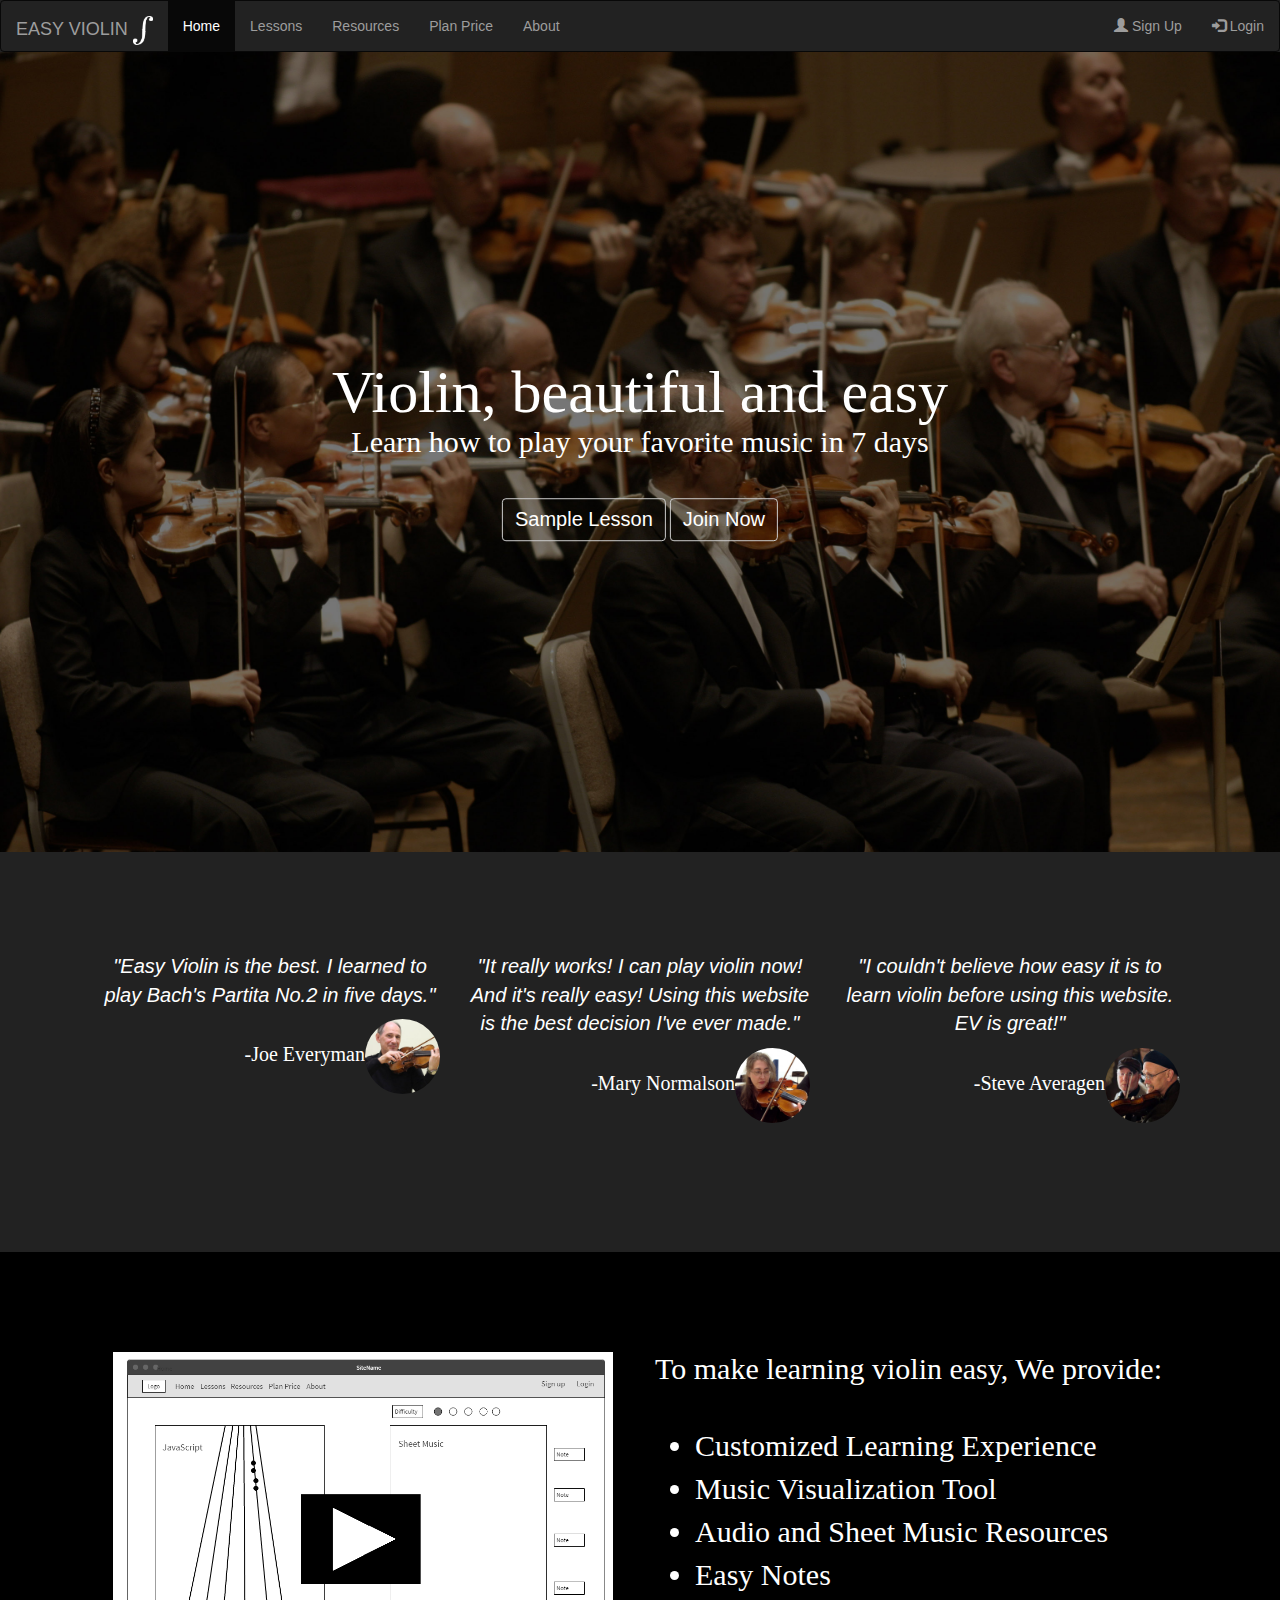
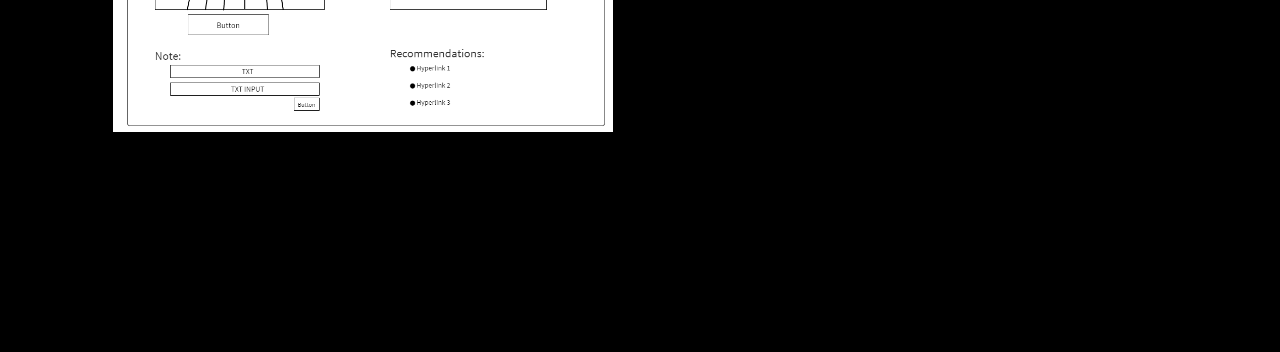
<file: index.html>
<!DOCTYPE html>
<html>
<head>
<title>Home - Easy Violin</title>
<link rel="stylesheet" href="css/bootstrap.css">
<link rel="stylesheet" href="css/style.css">
<script src="js/bootstrap.min.js"></script>
</head>

<body>
  <nav class="navbar navbar-inverse">
    <div class="container-fluid">
      <div class="navbar-header">
        <a class="navbar-brand" href="index.html">EASY VIOLIN   <span><img src="images/logo.png" width="20px"/></span></a>
      </div>
      <ul class="nav navbar-nav">
        <li  class="active"><a href="index.html">Home</a></li>
        <li><a href="basic1.html">Lessons</a></li>
        <li><a href="#">Resources</a></li>
        <li><a href="#">Plan Price</a></li>
        <li><a href="#">About</a></li>
      </ul>
      <ul class="nav navbar-nav navbar-right">
       <li><a href="#"><span class="glyphicon glyphicon-user"></span> Sign Up</a></li>
       <li><a href="login.html"><span class="glyphicon glyphicon-log-in"></span> Login</a></li>
     </ul>
</div>
</nav>

<div class="firstScreen">
  <div class="welcome">
    <h1>Violin, beautiful and easy</h1>
    <h3>Learn how to play your favorite music in 7 days</h3>
    <a class="btn btn-default" href="lesson.html" role="button">Sample Lesson</a>
    <a class="btn btn-default" href="start.html" role="button">Join Now</a>
  </div>
</div>

<div class="secondScreen">
    <div class="row">
      <div class="col-md-4">
        <p>"Easy Violin is the best. I learned to play Bach's Partita No.2 in five days."<p>
        <h2>-Joe Everyman<img src="images/human1.jpg" class="img-circle" width="75px"><h2>
      </div>
      <div class="col-md-4">
        <p>"It really works! I can play violin now! And it's really easy! Using this website is the best decision I've ever made."<p>
        <h2>-Mary Normalson<img src="images/human2.jpg" class="img-circle" width="75px"><h2>
      </div>
      <div class="col-md-4">
        <p>"I couldn't believe how easy it is to learn violin before using this website. EV is great!"<p>
        <h2>-Steve Averagen<img src="images/human3.jpg" class="img-circle" width="75px"><h2>
      </div>
    </div>
</div>

<div class="thirdScreen">
    <div class="row">
      <div class="col-md-6">
         <center><img src="images/sample.png" width="500px"></center>
      </div>
      <div class="col-md-6" id="indexDescriptionText">
        <h3>To make learning violin easy, We provide:</h3>
          <ul>
            <li>Customized Learning Experience</li>
            <li>Music Visualization Tool</li>
            <li>Audio and Sheet Music Resources</li>
            <li>Easy Notes</li>
          </ul>
      </div>
    </div>
</div>

</body>

</html>
</file>
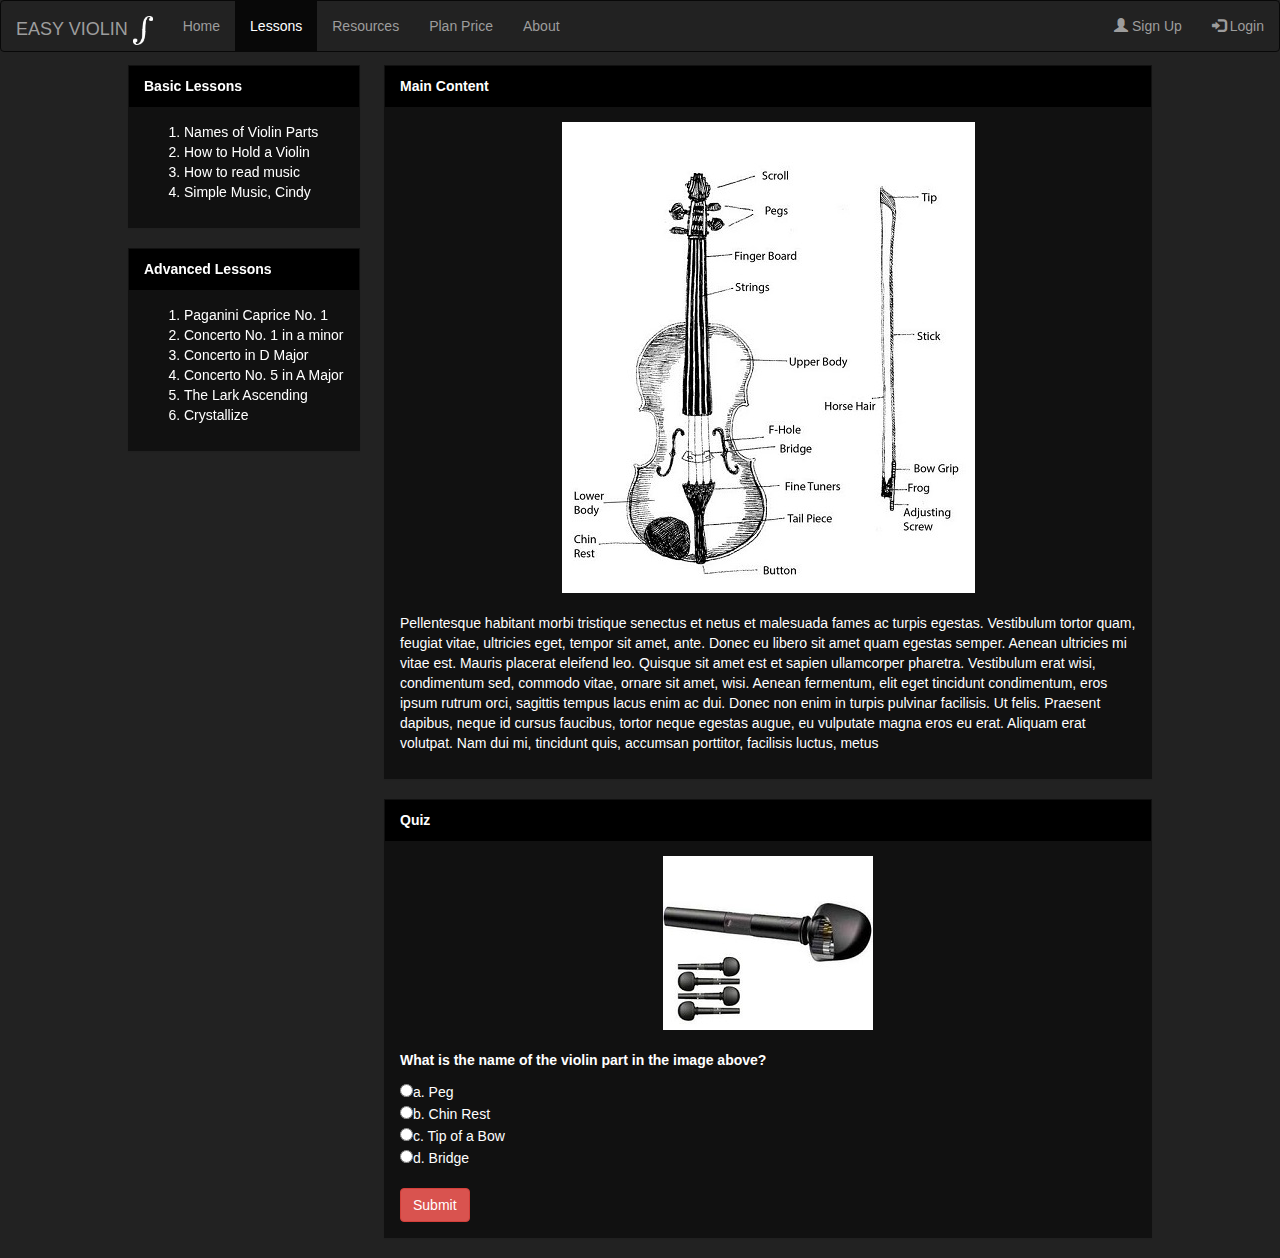
<file: basic1.html>
<!DOCTYPE html>
<html>
<head>
<title>Lessons - Easy Violin</title>
<link rel="stylesheet" href="css/bootstrap.css">
<link rel="stylesheet" href="css/style.css">
<script src="js/bootstrap.min.js"></script>
</head>

<body>
  <nav class="navbar navbar-inverse">
    <div class="container-fluid">
      <div class="navbar-header">
        <a class="navbar-brand" href="index.html">EASY VIOLIN   <span><img src="images/logo.png" width="20px"/></span></a>
      </div>
      <ul class="nav navbar-nav">
        <li><a href="index.html">Home</a></li>
        <li  class="active"><a href="basic1.html">Lessons</a></li>
        <li><a href="#">Resources</a></li>
        <li><a href="#">Plan Price</a></li>
        <li><a href="#">About</a></li>
      </ul>
      <ul class="nav navbar-nav navbar-right">
       <li><a href="#"><span class="glyphicon glyphicon-user"></span> Sign Up</a></li>
       <li><a href="login.html"><span class="glyphicon glyphicon-log-in"></span> Login</a></li>
     </ul>
</div>
</nav>

<div class="left-menu">
  <div class="panel panel-default">
     <div class="panel-heading"><strong>Basic Lessons</strong></div>
         <div class="panel-body">
           <ol>
             <li><a href="basic1.html">Names of Violin Parts</a></li>
             <li><a href="basic2.html">How to Hold a Violin</a></li>
             <li><a href="basic3.html">How to read music</a></li>
             <li><a href="lesson.html">Simple Music, Cindy</a></li>
           </ol>
         </div>
 </div>
    <div class="panel panel-default">
       <div class="panel-heading"><strong>Advanced Lessons</strong></div>
           <div class="panel-body">
             <ol>
               <li><a href="#">Paganini Caprice No. 1</a></li>
               <li><a href="#">Concerto No. 1 in a minor</a></li>
               <li><a href="#">Concerto in D Major</a></li>
               <li><a href="#">Concerto No. 5 in A Major</a></li>
               <li><a href="#">The Lark Ascending</a></li>
               <li><a href="#">Crystallize</a></li>
             </ol>
          </div>
   </div>
</div>

<div class="main-content">
  <div class="panel panel-default">
     <div class="panel-heading"><strong>Main Content</strong></div>
         <div class="panel-body">
         <center><img src="images/part.jpg" /></center></br>
         <p>Pellentesque habitant morbi tristique senectus et netus et malesuada fames ac turpis egestas. Vestibulum tortor quam, feugiat vitae, ultricies eget, tempor sit amet, ante. Donec eu libero sit amet quam egestas semper. Aenean ultricies mi vitae est. Mauris placerat eleifend leo. Quisque sit amet est et sapien ullamcorper pharetra. Vestibulum erat wisi, condimentum sed, commodo vitae, ornare sit amet, wisi. Aenean fermentum, elit eget tincidunt condimentum, eros ipsum rutrum orci, sagittis tempus lacus enim ac dui. Donec non enim in turpis pulvinar facilisis. Ut felis. Praesent dapibus, neque id cursus faucibus, tortor neque egestas augue, eu vulputate magna eros eu erat. Aliquam erat volutpat. Nam dui mi, tincidunt quis, accumsan porttitor, facilisis luctus, metus</p>
        </div>
 </div>

 <div class="panel panel-default">
    <div class="panel-heading"><strong>Quiz</strong></div>
        <div class="panel-body">
        <center><img src="images/pegs.jpg" /></center></br>
        <p><strong>What is the name of the violin part in the image above?</strong></p>
        <input type="radio" name="Quiz" value="Peg">a. Peg </br>
        <input type="radio" name="Quiz" value="ChinRest">b. Chin Rest </br>
        <input type="radio" name="Quiz" value="Tip">c. Tip of a Bow </br>
        <input type="radio" name="Quiz" value="Bridge">d. Bridge </br></br>
        <button type="button" class="btn btn-danger" >Submit</button>
       </div>
</div>
</div>
</body>
</html>
</file>
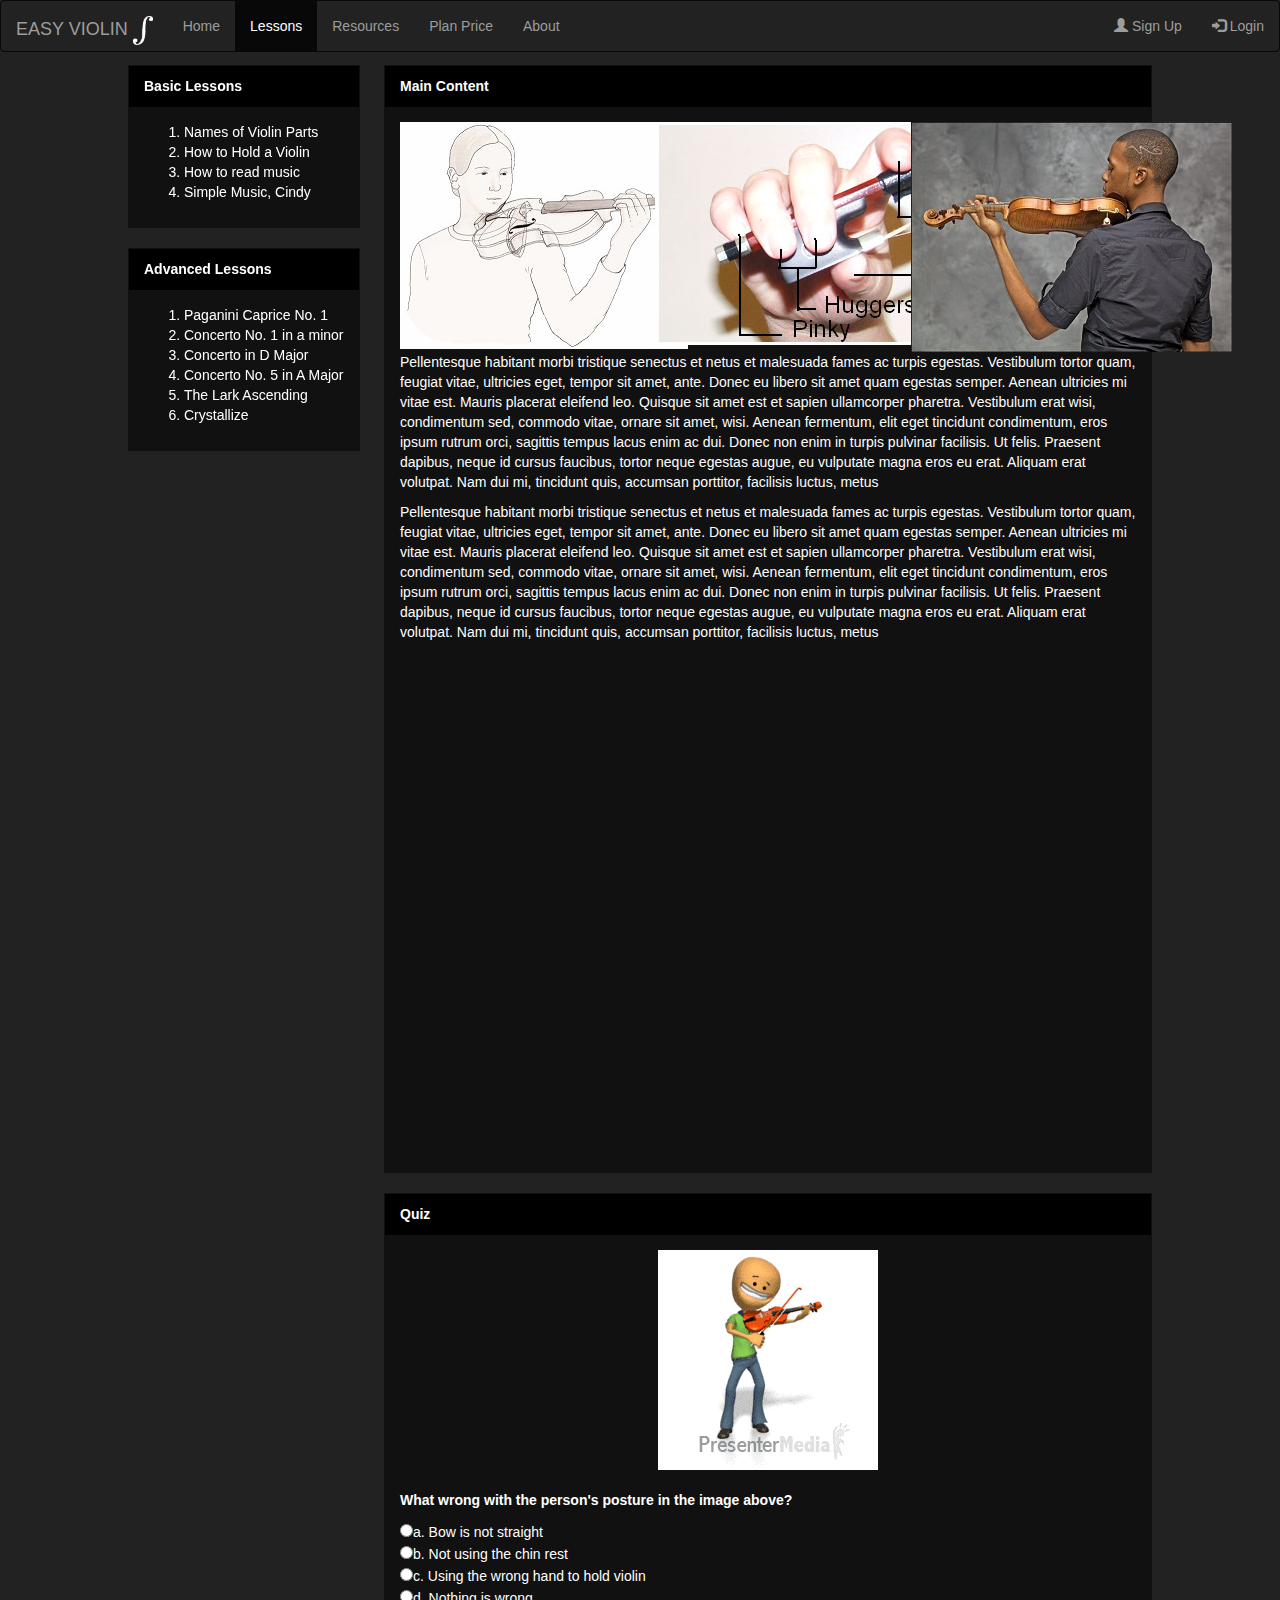
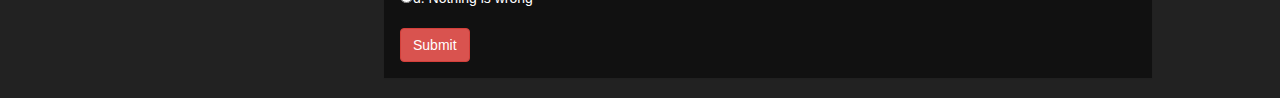
<file: basic2.html>
<!DOCTYPE html>
<html>
<head>
<title>Lessons - Easy Violin</title>
<link rel="stylesheet" href="css/bootstrap.css">
<link rel="stylesheet" href="css/style.css">
<script src="js/bootstrap.min.js"></script>
</head>

<body>
  <nav class="navbar navbar-inverse">
    <div class="container-fluid">
      <div class="navbar-header">
        <a class="navbar-brand" href="index.html">EASY VIOLIN   <span><img src="images/logo.png" width="20px"/></span></a>
      </div>
      <ul class="nav navbar-nav">
        <li><a href="index.html">Home</a></li>
        <li  class="active"><a href="basic1.html">Lessons</a></li>
        <li><a href="#">Resources</a></li>
        <li><a href="#">Plan Price</a></li>
        <li><a href="#">About</a></li>
      </ul>
      <ul class="nav navbar-nav navbar-right">
       <li><a href="#"><span class="glyphicon glyphicon-user"></span> Sign Up</a></li>
       <li><a href="login.html"><span class="glyphicon glyphicon-log-in"></span> Login</a></li>
     </ul>
</div>
</nav>

<div class="left-menu">
  <div class="panel panel-default">
     <div class="panel-heading"><strong>Basic Lessons</strong></div>
         <div class="panel-body">
           <ol>
             <li><a href="basic1.html">Names of Violin Parts</a></li>
             <li><a href="basic2.html">How to Hold a Violin</a></li>
             <li><a href="basic3.html">How to read music</a></li>
             <li><a href="lesson.html">Simple Music, Cindy</a></li>
           </ol>
         </div>
 </div>
    <div class="panel panel-default">
       <div class="panel-heading"><strong>Advanced Lessons</strong></div>
           <div class="panel-body">
             <ol>
               <li><a href="#">Paganini Caprice No. 1</a></li>
               <li><a href="#">Concerto No. 1 in a minor</a></li>
               <li><a href="#">Concerto in D Major</a></li>
               <li><a href="#">Concerto No. 5 in A Major</a></li>
               <li><a href="#">The Lark Ascending</a></li>
               <li><a href="#">Crystallize</a></li>
             </ol>
          </div>
   </div>
</div>

<div class="main-content">
  <div class="panel panel-default">
     <div class="panel-heading"><strong>Main Content</strong></div>
         <div class="panel-body">
           <center>
           <div class="row">
             <div class="col-md-4">
               <img src="images/hold1.jpg" /></br>
             </div>
             <div class="col-md-4">
               <img src="images/hold2.jpg" />
            </div>
            <div class="col-md-4">
              <img src="images/hold3.jpg" /></br>
            </div>
           </center>
         <p>Pellentesque habitant morbi tristique senectus et netus et malesuada fames ac turpis egestas. Vestibulum tortor quam, feugiat vitae, ultricies eget, tempor sit amet, ante. Donec eu libero sit amet quam egestas semper. Aenean ultricies mi vitae est. Mauris placerat eleifend leo. Quisque sit amet est et sapien ullamcorper pharetra. Vestibulum erat wisi, condimentum sed, commodo vitae, ornare sit amet, wisi. Aenean fermentum, elit eget tincidunt condimentum, eros ipsum rutrum orci, sagittis tempus lacus enim ac dui. Donec non enim in turpis pulvinar facilisis. Ut felis. Praesent dapibus, neque id cursus faucibus, tortor neque egestas augue, eu vulputate magna eros eu erat. Aliquam erat volutpat. Nam dui mi, tincidunt quis, accumsan porttitor, facilisis luctus, metus</p>
         <p>Pellentesque habitant morbi tristique senectus et netus et malesuada fames ac turpis egestas. Vestibulum tortor quam, feugiat vitae, ultricies eget, tempor sit amet, ante. Donec eu libero sit amet quam egestas semper. Aenean ultricies mi vitae est. Mauris placerat eleifend leo. Quisque sit amet est et sapien ullamcorper pharetra. Vestibulum erat wisi, condimentum sed, commodo vitae, ornare sit amet, wisi. Aenean fermentum, elit eget tincidunt condimentum, eros ipsum rutrum orci, sagittis tempus lacus enim ac dui. Donec non enim in turpis pulvinar facilisis. Ut felis. Praesent dapibus, neque id cursus faucibus, tortor neque egestas augue, eu vulputate magna eros eu erat. Aliquam erat volutpat. Nam dui mi, tincidunt quis, accumsan porttitor, facilisis luctus, metus</p>
         </br>
         <Center>
        <iframe width="854" height="480" src="https://www.youtube.com/embed/5dFjpdCdbXs" frameborder="0" allowfullscreen></iframe>
        </center>
        </div>
 </div>

 <div class="panel panel-default">
    <div class="panel-heading"><strong>Quiz</strong></div>
        <div class="panel-body">
        <center><img src="images/holdquiz.gif" /></center></br>
        <p><strong>What wrong with the person's posture in the image above?</strong></p>
        <input type="radio" name="Quiz" value="Peg">a. Bow is not straight </br>
        <input type="radio" name="Quiz" value="ChinRest">b. Not using the chin rest </br>
        <input type="radio" name="Quiz" value="Tip">c. Using the wrong hand to hold violin </br>
        <input type="radio" name="Quiz" value="Bridge">d.  Nothing is wrong</br></br>
        <button type="button" class="btn btn-danger" >Submit</button>
       </div>
</div>
</div>
</body>
</html>
</file>
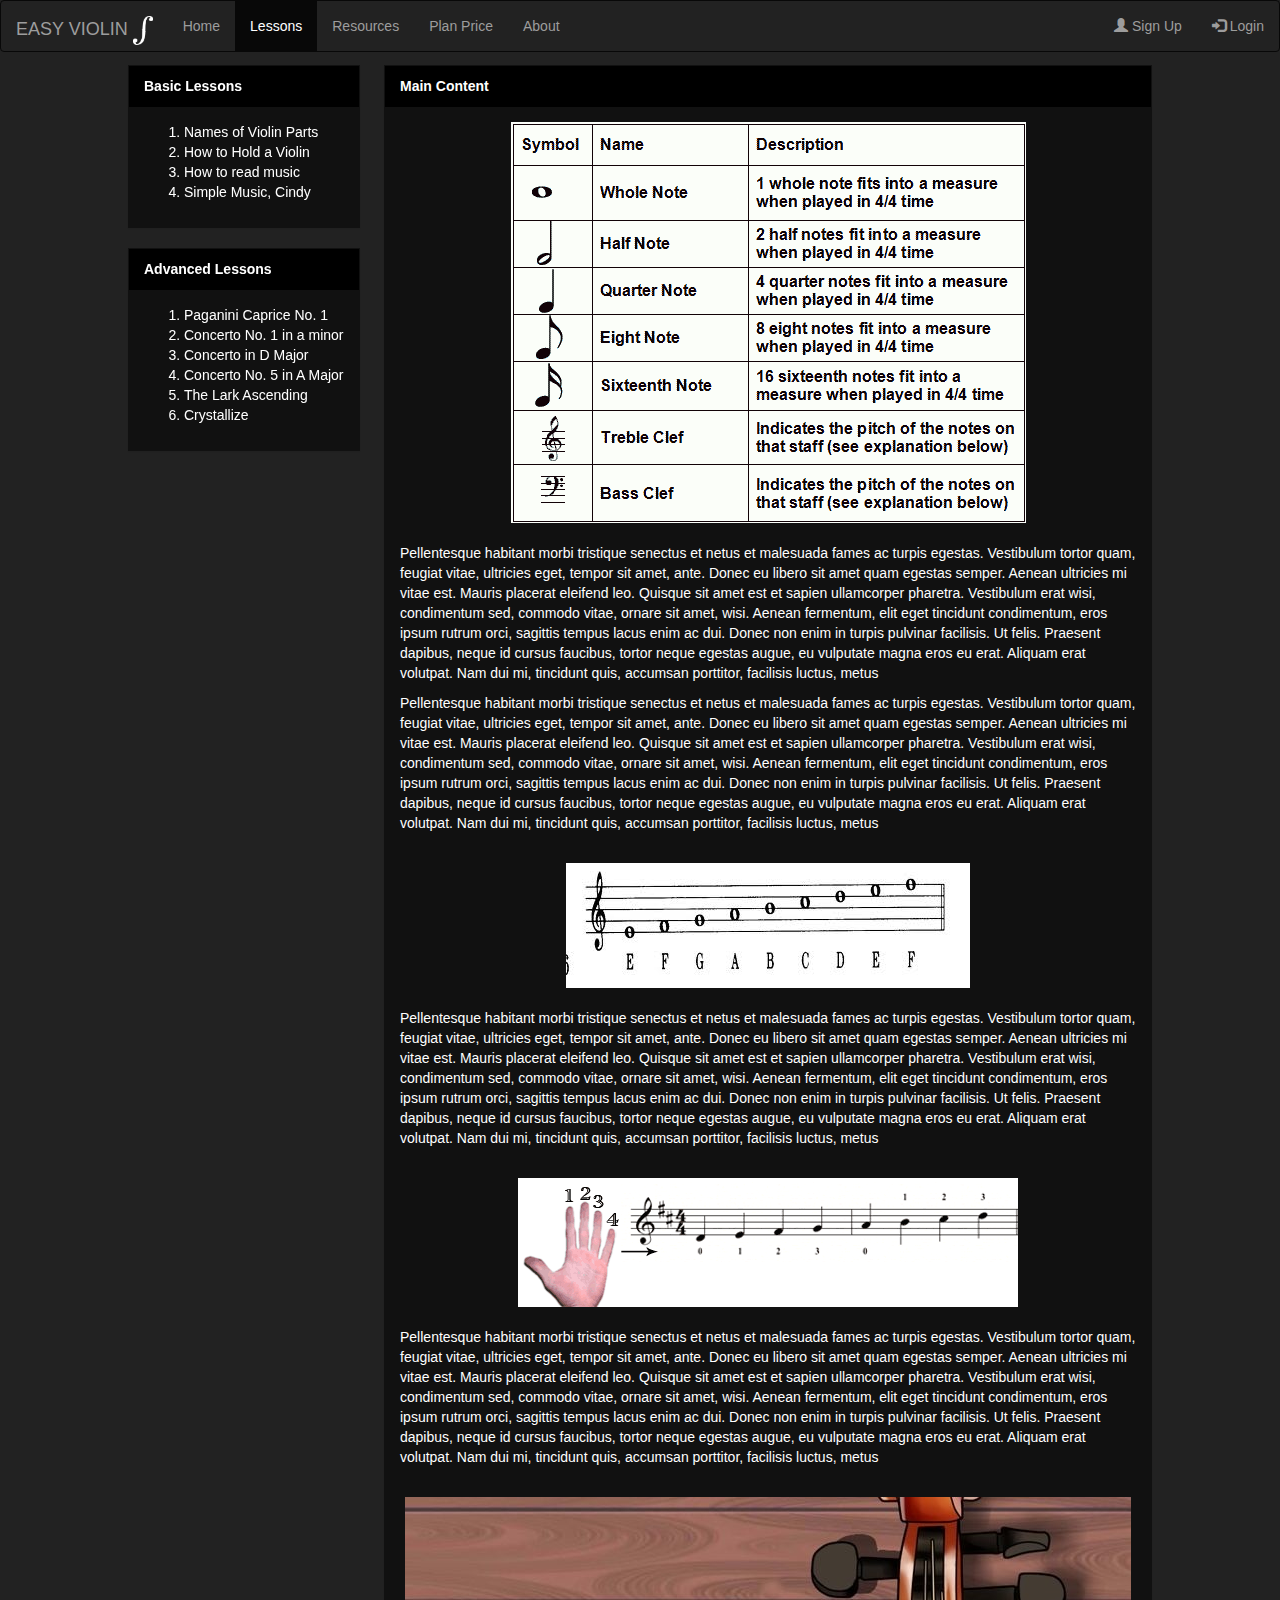
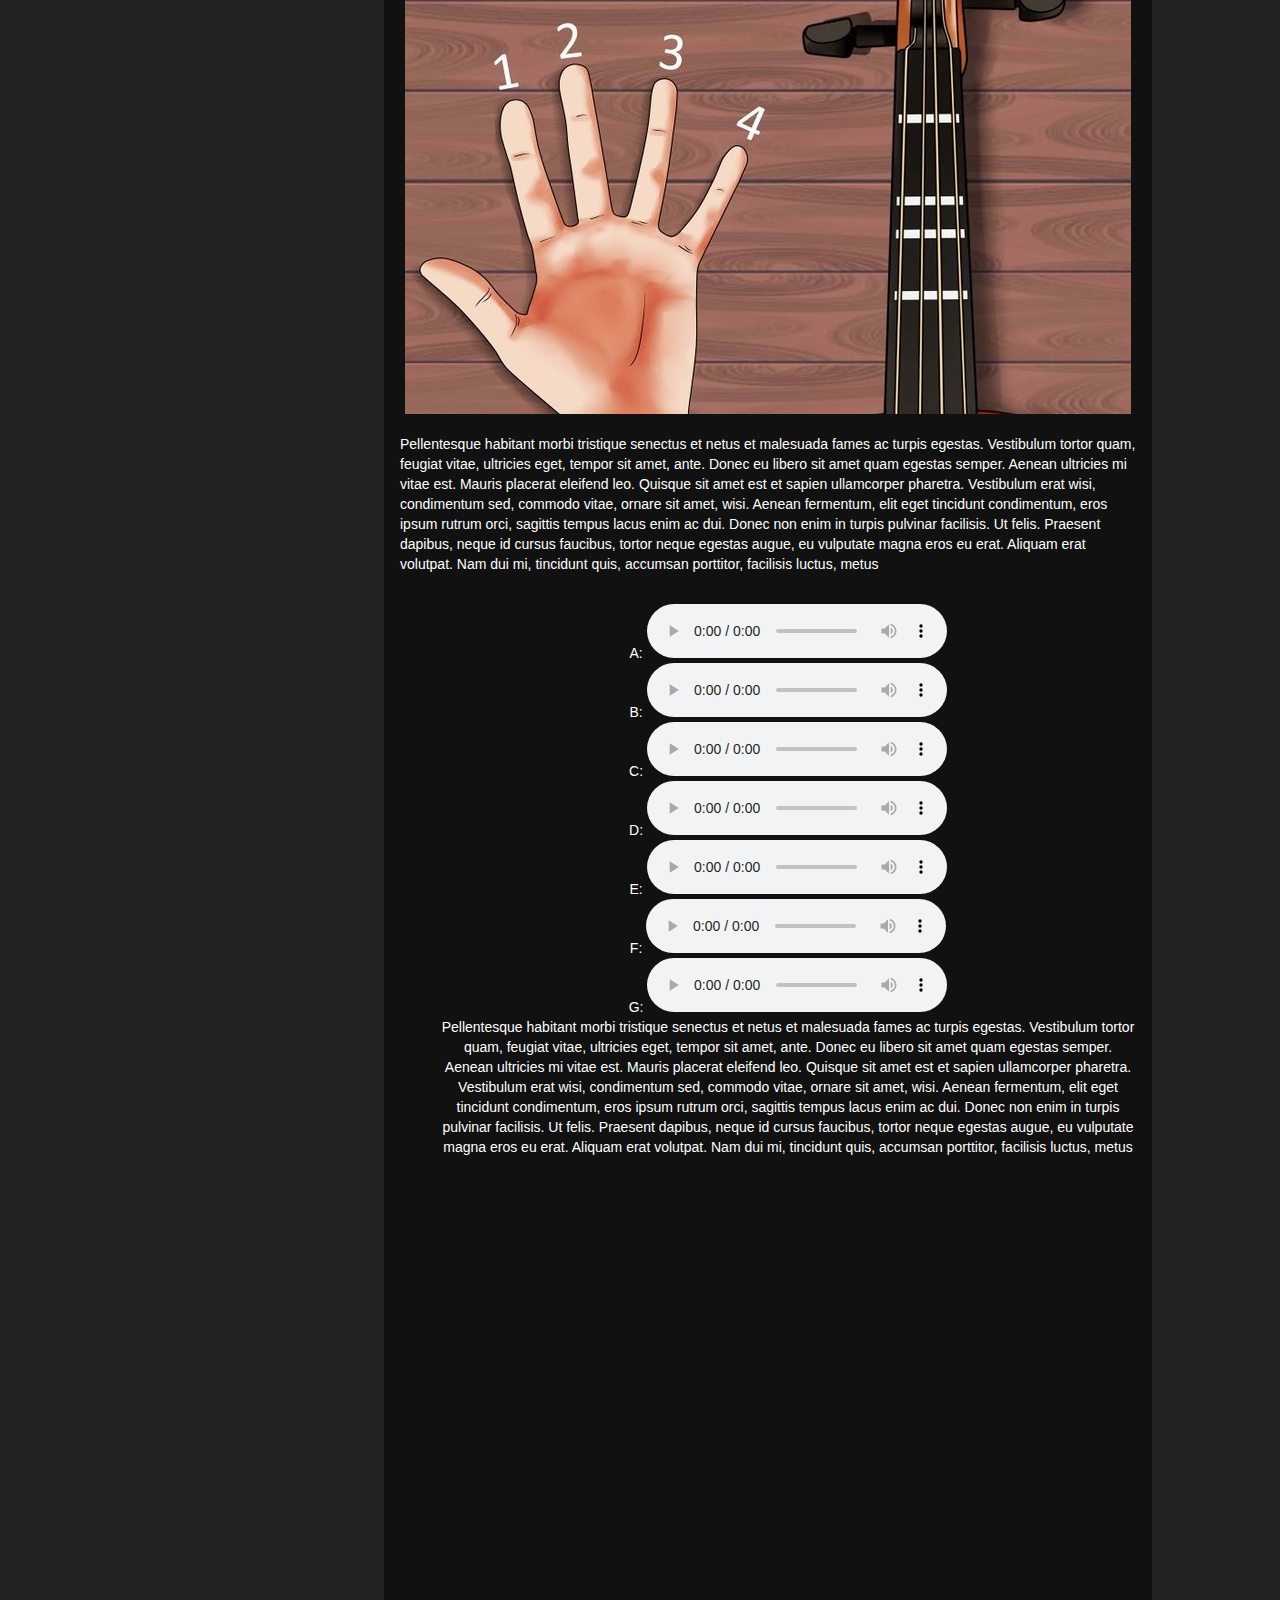
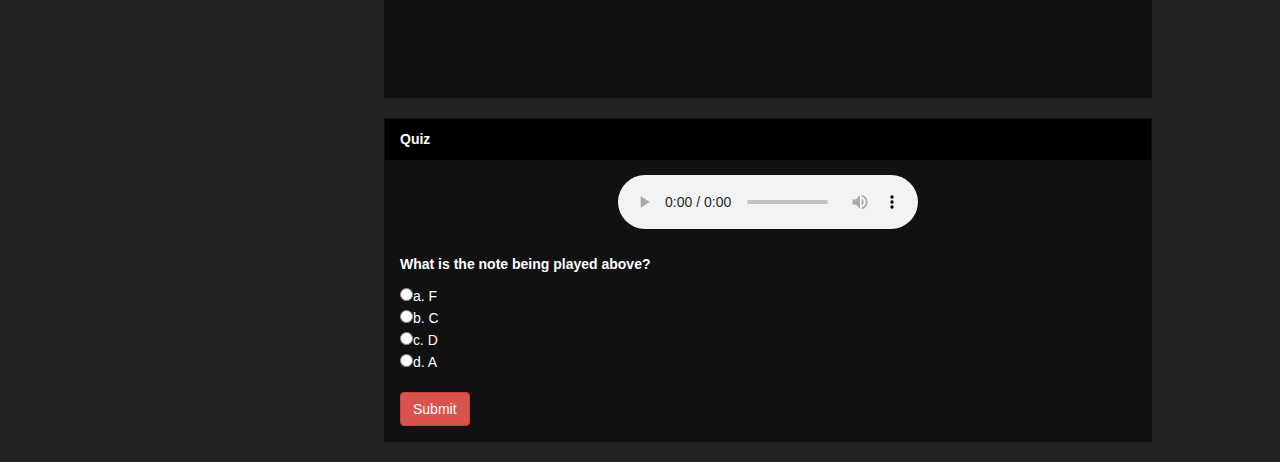
<file: basic3.html>
<!DOCTYPE html>
<html>
<head>
<title>Lessons - Easy Violin</title>
<link rel="stylesheet" href="css/bootstrap.css">
<link rel="stylesheet" href="css/style.css">
<script src="js/bootstrap.min.js"></script>
</head>

<body>
  <nav class="navbar navbar-inverse">
    <div class="container-fluid">
      <div class="navbar-header">
        <a class="navbar-brand" href="index.html">EASY VIOLIN   <span><img src="images/logo.png" width="20px"/></span></a>
      </div>
      <ul class="nav navbar-nav">
        <li><a href="index.html">Home</a></li>
        <li  class="active"><a href="basic1.html">Lessons</a></li>
        <li><a href="#">Resources</a></li>
        <li><a href="#">Plan Price</a></li>
        <li><a href="#">About</a></li>
      </ul>
      <ul class="nav navbar-nav navbar-right">
       <li><a href="#"><span class="glyphicon glyphicon-user"></span> Sign Up</a></li>
       <li><a href="login.html"><span class="glyphicon glyphicon-log-in"></span> Login</a></li>
     </ul>
</div>
</nav>

<div class="left-menu">
  <div class="panel panel-default">
     <div class="panel-heading"><strong>Basic Lessons</strong></div>
         <div class="panel-body">
              <ol>
                <li><a href="basic1.html">Names of Violin Parts</a></li>
                <li><a href="basic2.html">How to Hold a Violin</a></li>
                <li><a href="basic3.html">How to read music</a></li>
                <li><a href="lesson.html">Simple Music, Cindy</a></li>
              </ol>
         </div>
 </div>
    <div class="panel panel-default">
       <div class="panel-heading"><strong>Advanced Lessons</strong></div>
           <div class="panel-body">
             <ol>
               <li><a href="#">Paganini Caprice No. 1</a></li>
               <li><a href="#">Concerto No. 1 in a minor</a></li>
               <li><a href="#">Concerto in D Major</a></li>
               <li><a href="#">Concerto No. 5 in A Major</a></li>
               <li><a href="#">The Lark Ascending</a></li>
               <li><a href="#">Crystallize</a></li>
             </ol>
          </div>
   </div>
</div>

<div class="main-content">
  <div class="panel panel-default">
     <div class="panel-heading"><strong>Main Content</strong></div>
         <div class="panel-body">
           <center>
               <img src="images/note2.gif" /></br></br>
           </center>
         <p>Pellentesque habitant morbi tristique senectus et netus et malesuada fames ac turpis egestas. Vestibulum tortor quam, feugiat vitae, ultricies eget, tempor sit amet, ante. Donec eu libero sit amet quam egestas semper. Aenean ultricies mi vitae est. Mauris placerat eleifend leo. Quisque sit amet est et sapien ullamcorper pharetra. Vestibulum erat wisi, condimentum sed, commodo vitae, ornare sit amet, wisi. Aenean fermentum, elit eget tincidunt condimentum, eros ipsum rutrum orci, sagittis tempus lacus enim ac dui. Donec non enim in turpis pulvinar facilisis. Ut felis. Praesent dapibus, neque id cursus faucibus, tortor neque egestas augue, eu vulputate magna eros eu erat. Aliquam erat volutpat. Nam dui mi, tincidunt quis, accumsan porttitor, facilisis luctus, metus</p>
         <p>Pellentesque habitant morbi tristique senectus et netus et malesuada fames ac turpis egestas. Vestibulum tortor quam, feugiat vitae, ultricies eget, tempor sit amet, ante. Donec eu libero sit amet quam egestas semper. Aenean ultricies mi vitae est. Mauris placerat eleifend leo. Quisque sit amet est et sapien ullamcorper pharetra. Vestibulum erat wisi, condimentum sed, commodo vitae, ornare sit amet, wisi. Aenean fermentum, elit eget tincidunt condimentum, eros ipsum rutrum orci, sagittis tempus lacus enim ac dui. Donec non enim in turpis pulvinar facilisis. Ut felis. Praesent dapibus, neque id cursus faucibus, tortor neque egestas augue, eu vulputate magna eros eu erat. Aliquam erat volutpat. Nam dui mi, tincidunt quis, accumsan porttitor, facilisis luctus, metus</p>
         </br>
         <center>
             <img src="images/note4.jpg" /></br></br>
         </center>
       <p>Pellentesque habitant morbi tristique senectus et netus et malesuada fames ac turpis egestas. Vestibulum tortor quam, feugiat vitae, ultricies eget, tempor sit amet, ante. Donec eu libero sit amet quam egestas semper. Aenean ultricies mi vitae est. Mauris placerat eleifend leo. Quisque sit amet est et sapien ullamcorper pharetra. Vestibulum erat wisi, condimentum sed, commodo vitae, ornare sit amet, wisi. Aenean fermentum, elit eget tincidunt condimentum, eros ipsum rutrum orci, sagittis tempus lacus enim ac dui. Donec non enim in turpis pulvinar facilisis. Ut felis. Praesent dapibus, neque id cursus faucibus, tortor neque egestas augue, eu vulputate magna eros eu erat. Aliquam erat volutpat. Nam dui mi, tincidunt quis, accumsan porttitor, facilisis luctus, metus</p>
       </br>
       <center>
           <img src="images/note3.gif" /></br></br>
       </center>
        <p>Pellentesque habitant morbi tristique senectus et netus et malesuada fames ac turpis egestas. Vestibulum tortor quam, feugiat vitae, ultricies eget, tempor sit amet, ante. Donec eu libero sit amet quam egestas semper. Aenean ultricies mi vitae est. Mauris placerat eleifend leo. Quisque sit amet est et sapien ullamcorper pharetra. Vestibulum erat wisi, condimentum sed, commodo vitae, ornare sit amet, wisi. Aenean fermentum, elit eget tincidunt condimentum, eros ipsum rutrum orci, sagittis tempus lacus enim ac dui. Donec non enim in turpis pulvinar facilisis. Ut felis. Praesent dapibus, neque id cursus faucibus, tortor neque egestas augue, eu vulputate magna eros eu erat. Aliquam erat volutpat. Nam dui mi, tincidunt quis, accumsan porttitor, facilisis luctus, metus</p>
         </br>
         <center>
             <img src="images/note1.jpg" /></br></br>
         </center>
          <p>Pellentesque habitant morbi tristique senectus et netus et malesuada fames ac turpis egestas. Vestibulum tortor quam, feugiat vitae, ultricies eget, tempor sit amet, ante. Donec eu libero sit amet quam egestas semper. Aenean ultricies mi vitae est. Mauris placerat eleifend leo. Quisque sit amet est et sapien ullamcorper pharetra. Vestibulum erat wisi, condimentum sed, commodo vitae, ornare sit amet, wisi. Aenean fermentum, elit eget tincidunt condimentum, eros ipsum rutrum orci, sagittis tempus lacus enim ac dui. Donec non enim in turpis pulvinar facilisis. Ut felis. Praesent dapibus, neque id cursus faucibus, tortor neque egestas augue, eu vulputate magna eros eu erat. Aliquam erat volutpat. Nam dui mi, tincidunt quis, accumsan porttitor, facilisis luctus, metus</p>
           </br>
         <Center>
           <ul>
             <li>A:
               <audio controls>
                    <source src="http://www.violinonline.com/sound/tuning/G-0.mp3" type="audio/mpeg" />
                    <a href="http://www.violinonline.com/sound/tuning/G-0.mp3">A</a>
               </audio>
             </li>
             <li>B:
               <audio controls>
                    <source src="http://www.violinonline.com/sound/tuning/G-0.mp3" type="audio/mpeg" />
                    <a href="http://www.violinonline.com/sound/tuning/G-0.mp3">B</a>
               </audio>
             </li>
             <li>C:
               <audio controls>
                    <source src="http://www.violinonline.com/sound/tuning/G-0.mp3" type="audio/mpeg" />
                    <a href="http://www.violinonline.com/sound/tuning/G-0.mp3">C</a>
               </audio>
             </li>
             <li>D:
               <audio controls>
                    <source src="http://www.violinonline.com/sound/tuning/G-0.mp3" type="audio/mpeg" />
                    <a href="http://www.violinonline.com/sound/tuning/G-0.mp3">D</a>
               </audio>
             </li>
             <li>E:
               <audio controls>
                    <source src="http://www.violinonline.com/sound/tuning/G-0.mp3" type="audio/mpeg" />
                    <a href="http://www.violinonline.com/sound/tuning/G-0.mp3">E</a>
               </audio>
             </li>
             <li>F:
               <audio controls>
                    <source src="http://www.violinonline.com/sound/tuning/G-0.mp3" type="audio/mpeg" />
                    <a href="http://www.violinonline.com/sound/tuning/G-0.mp3">F</a>
               </audio>
             </li>
             <li>G:
               <audio controls>
                    <source src="http://www.violinonline.com/sound/tuning/G-0.mp3" type="audio/mpeg" />
                    <a href="http://www.violinonline.com/sound/tuning/G-0.mp3">G</a>
               </audio>
             </li>
             <p>Pellentesque habitant morbi tristique senectus et netus et malesuada fames ac turpis egestas. Vestibulum tortor quam, feugiat vitae, ultricies eget, tempor sit amet, ante. Donec eu libero sit amet quam egestas semper. Aenean ultricies mi vitae est. Mauris placerat eleifend leo. Quisque sit amet est et sapien ullamcorper pharetra. Vestibulum erat wisi, condimentum sed, commodo vitae, ornare sit amet, wisi. Aenean fermentum, elit eget tincidunt condimentum, eros ipsum rutrum orci, sagittis tempus lacus enim ac dui. Donec non enim in turpis pulvinar facilisis. Ut felis. Praesent dapibus, neque id cursus faucibus, tortor neque egestas augue, eu vulputate magna eros eu erat. Aliquam erat volutpat. Nam dui mi, tincidunt quis, accumsan porttitor, facilisis luctus, metus</p>
         </br>
         <iframe width="854" height="480" src="https://www.youtube.com/embed/FZFY5aEtLI4" frameborder="0" allowfullscreen></iframe>
        </center>
        </div>
 </div>

 <div class="panel panel-default">
    <div class="panel-heading"><strong>Quiz</strong></div>
        <div class="panel-body">
        <center>
          <audio controls>
               <source src="http://www.violinonline.com/sound/tuning/G-0.mp3" type="audio/mpeg" />
               <a href="http://www.violinonline.com/sound/tuning/G-0.mp3"></a>
          </audio>
        </center></br>
        <p><strong>What is the note being played above?</strong></p>
        <input type="radio" name="Quiz" value="Peg">a. F </br>
        <input type="radio" name="Quiz" value="ChinRest">b. C </br>
        <input type="radio" name="Quiz" value="Tip">c. D </br>
        <input type="radio" name="Quiz" value="Bridge">d.  A</br></br>
        <button type="button" class="btn btn-danger" >Submit</button>
       </div>
</div>
</div>
</body>
</html>
</file>
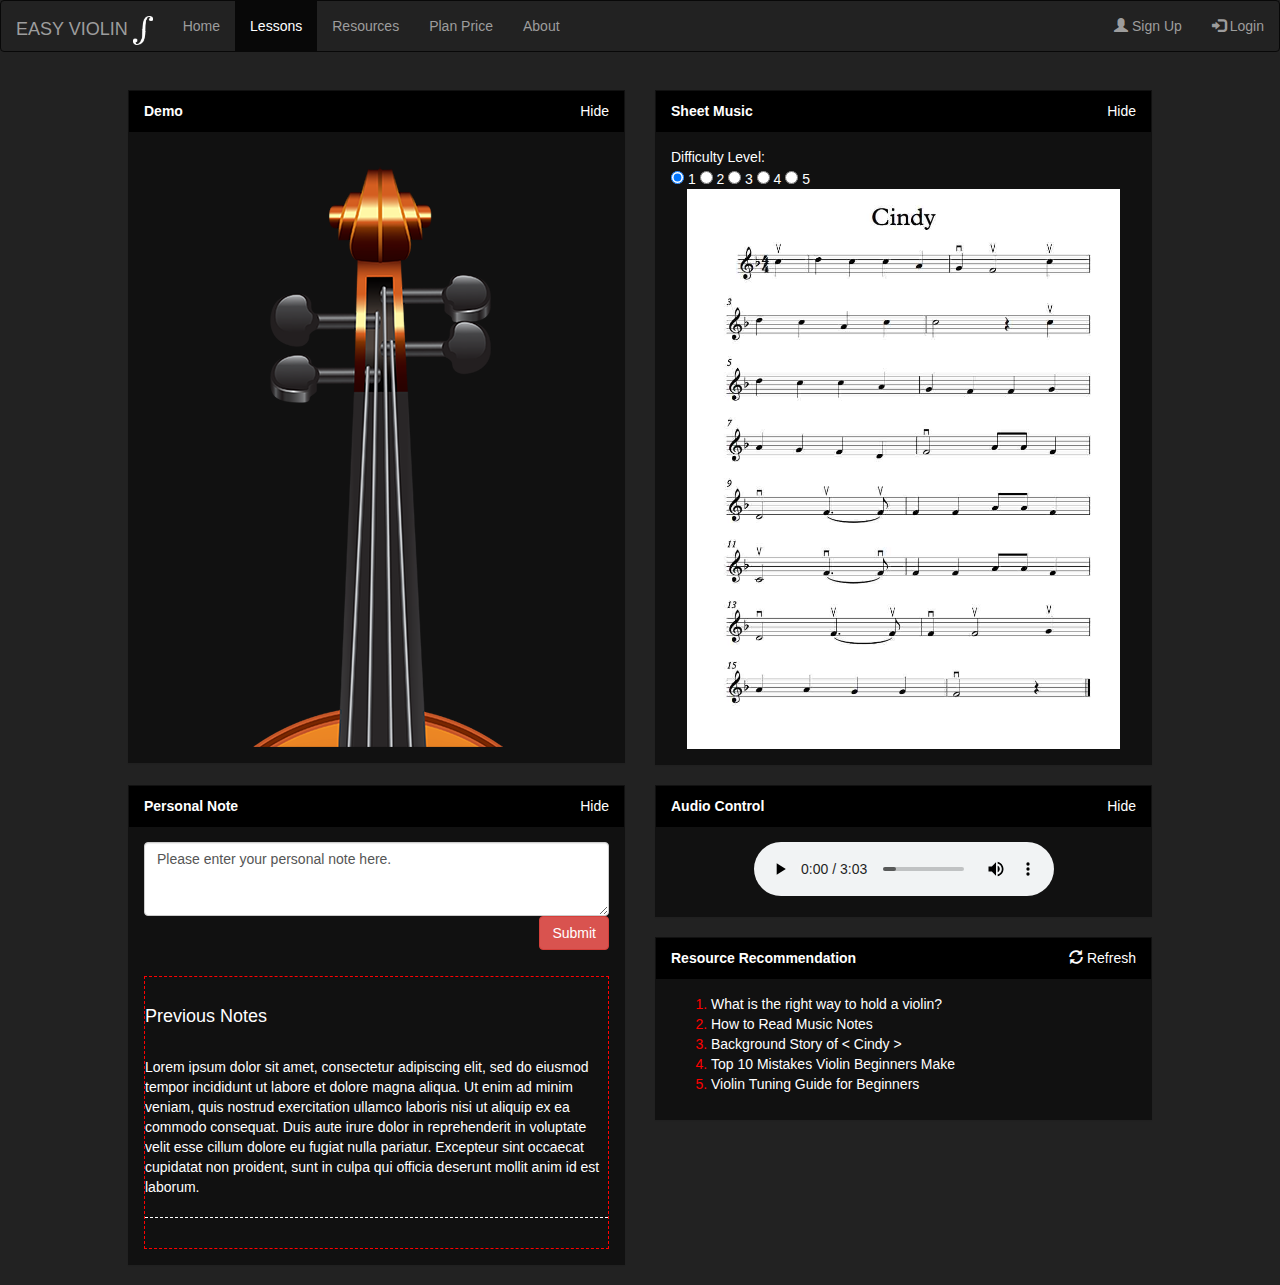
<file: lesson.html>
<!DOCTYPE html>
<html>
<head>
<title>Lessons - Easy Violin</title>
<link rel="stylesheet" href="css/bootstrap.css">
<link rel="stylesheet" href="css/style.css">
<script src="js/bootstrap.min.js"></script>
</head>

<body>
  <nav class="navbar navbar-inverse">
    <div class="container-fluid">
      <div class="navbar-header">
        <a class="navbar-brand" href="index.html">EASY VIOLIN   <span><img src="images/logo.png" width="20px"/></span></a>
      </div>
      <ul class="nav navbar-nav">
        <li><a href="index.html">Home</a></li>
        <li  class="active"><a href="basic1.html">Lessons</a></li>
        <li><a href="#">Resources</a></li>
        <li><a href="#">Plan Price</a></li>
        <li><a href="#">About</a></li>
      </ul>
      <ul class="nav navbar-nav navbar-right">
       <li><a href="#"><span class="glyphicon glyphicon-user"></span> Sign Up</a></li>
       <li><a href="login.html"><span class="glyphicon glyphicon-log-in"></span> Login</a></li>
     </ul>
</div>
</nav>

<div class="wrap">
    <div class="row">
      <div class="col-md-6">
         <center>
           <div class="panel panel-default">
              <div class="panel-heading"><strong>Demo</strong><span class="right"><a href="#">Hide</a></span></div>
                  <div class="panel-body">
                      <div class="vioGraphic">

                      </div>
                  </div>
          </div>
         </center>
    </div>
      <div class="col-md-6">
        <div class="panel panel-default">
          <div class="panel-heading"><strong>Sheet Music</strong><span class="right"><a href="#">Hide</a></span></div>
            <div class="panel-body">
              Difficulty Level:
                <form>
                <input type="radio" name="difficulty" value="Very Low"  checked>   1
                <input type="radio" name="difficulty" value="Low">   2
                <input type="radio" name="difficulty" value="Medium"  >   3
                <input type="radio" name="difficulty" value="High" >   4
                <input type="radio" name="difficulty" value="Very High">   5
                </form>
                <div class="vioMusic">
                     <img src="images/Cindy-F-Major.jpg" class="sheetMusic"/>

                </div>
            </div>
       </div>
      </div>
    </div>
    <div class="row">
      <div class="col-md-6">
           <div class="panel panel-default">
              <div class="panel-heading"><strong>Personal Note</strong><span class="right"><a href="#">Hide</a></span></div>
                  <div class="panel-body">
                      <textarea class="form-control" rows="3">Please enter your personal note here.</textarea>
                      <button type="submit" class="btn btn-danger right">Submit</button> </br></br>
                      <div class="comment">
                      <h4>Previous Notes</h4>
                      <p>Lorem ipsum dolor sit amet, consectetur adipiscing elit, sed do eiusmod tempor incididunt ut labore et dolore magna aliqua. Ut enim ad minim veniam, quis nostrud exercitation ullamco laboris nisi ut aliquip ex ea commodo consequat. Duis aute irure dolor in reprehenderit in voluptate velit esse cillum dolore eu fugiat nulla pariatur. Excepteur sint occaecat cupidatat non proident, sunt in culpa qui officia deserunt mollit anim id est laborum.</p>
                      </div>
                  </div>
          </div>
    </div>
      <div class="col-md-6">
        <div class="panel panel-default">
          <div class="panel-heading"><strong>Audio Control</strong><span class="right"><a href="#">Hide</a></span></div>
            <div class="panel-body">
              <center>
              <audio controls>
                   <source src="sound/Y.mp3" type="audio/mpeg" />
                   <a href="sound/Y.mp3">horse</a>
              </audio>
            </center>
            </div>
       </div>
       <div class="panel panel-default">
         <div class="panel-heading"><strong>Resource Recommendation</strong><span class="right"><a href="#"><span class="glyphicon glyphicon-refresh"></span> Refresh</a></span></div>
           <div class="panel-body">
               <ol class="recommendation">
                 <li><a href="basic2.html">What is the right way to hold a violin?</a></li>
                 <li><a href="basic3.html">How to Read Music Notes</a></li>
                 <li><a href="#">Background Story of < Cindy ></a></li>
                 <li><a href="#">Top 10 Mistakes Violin Beginners Make</a></li>
                 <li><a href="#">Violin Tuning Guide for Beginners</a></li>
               </ol>
           </div>
      </div>
      </div>
    </div>
</div>
</body>
</html>
</file>
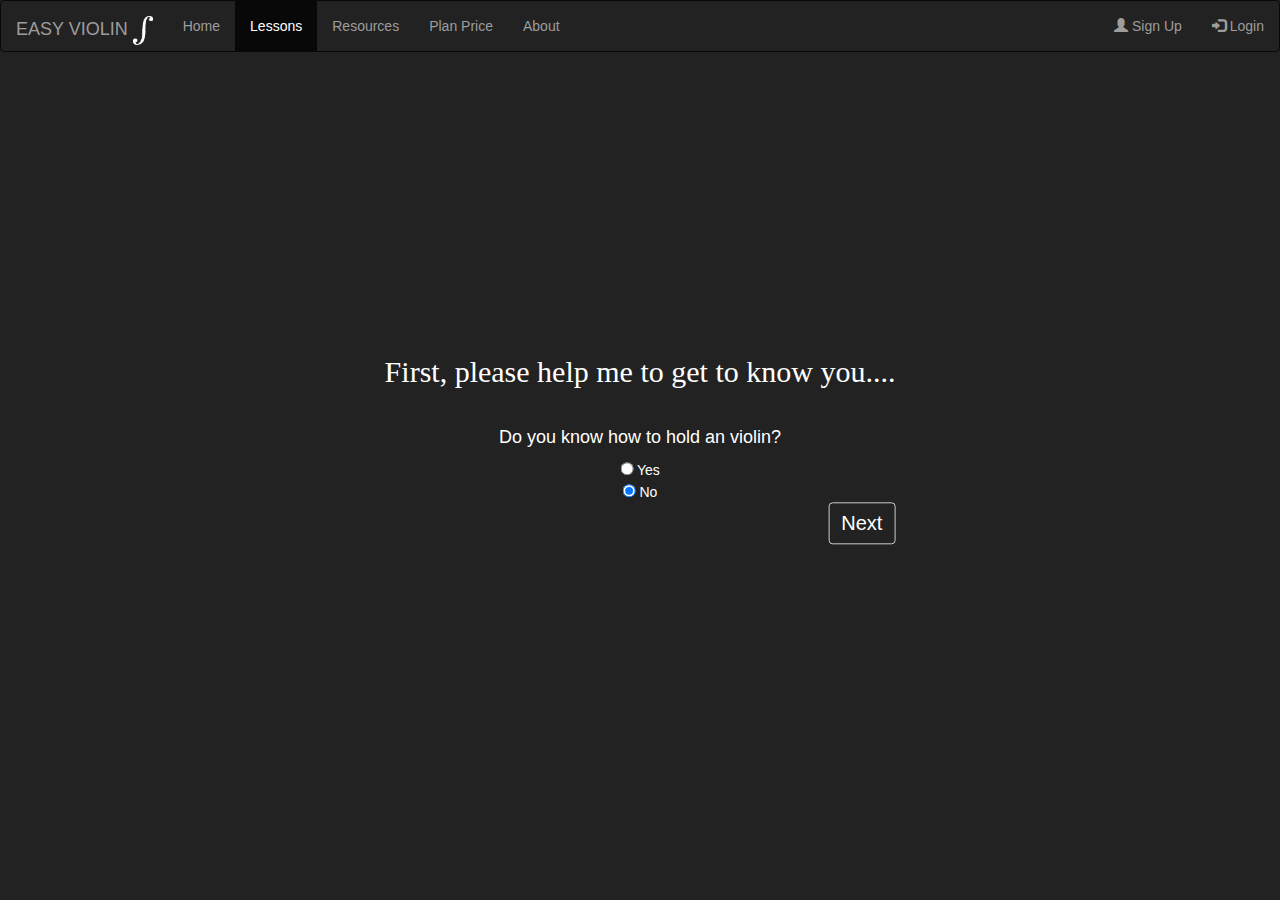
<file: start.html>
<!DOCTYPE html>
<html>
<head>
<title>Start - Easy Violin</title>
<link rel="stylesheet" href="css/bootstrap.css">
<link rel="stylesheet" href="css/style.css">
<script src="js/bootstrap.min.js"></script>
</head>

<body>
  <nav class="navbar navbar-inverse">
    <div class="container-fluid">
      <div class="navbar-header">
        <a class="navbar-brand" href="index.html">EASY VIOLIN   <span><img src="images/logo.png" width="20px"/></span></a>
      </div>
      <ul class="nav navbar-nav">
        <li><a href="index.html">Home</a></li>
        <li  class="active"><a href="basic1.html">Lessons</a></li>
        <li><a href="#">Resources</a></li>
        <li><a href="#">Plan Price</a></li>
        <li><a href="#">About</a></li>
      </ul>
      <ul class="nav navbar-nav navbar-right">
       <li><a href="#"><span class="glyphicon glyphicon-user"></span> Sign Up</a></li>
       <li><a href="login.html"><span class="glyphicon glyphicon-log-in"></span> Login</a></li>
     </ul>
</div>
</nav>
<div class="assessment">
  <h3>First, please help me to get to know you....</h3>
          <h4>Do you know how to hold an violin?</h4>
          <form>
<input type="radio" name="hold" value="Yes">   Yes
<br>
<input type="radio" name="hold" value="No"  checked>    No
</form>
<button type="button" class="btn btn-default right" >Next</button>
</div>


</body>
</html>
</file>
<file: css/style.css>
body{
    background-color: #222222;
    color:white;

}

h1{
  margin-top: 0px;
  margin-bottom: 0px;
  font-size: 60px;
  font-family: serif;
}

h3{
  margin-top: 0px;
  margin-bottom: 40px;
  font-family: serif;
  font-size: 30px;
}

h2{
  margin-top: 0px;
  margin-bottom: 30px;
  font-family: serif;
  font-size: 20px;
  text-align: right;
}

a{
  color:#ffffff;
}

a:hover{
  color:red;
}

.firstScreen{
  background:url('../images/orchestra.jpg')no-repeat;
  background-size:100%;
  width: auto;
  height: 800px;
}

.welcome{
  text-align: center;
  position: absolute;
  top: 50%;
  left: 50%;
  transform : translate(-50%,-50%);
}

.secondScreen{
  width: auto;
  height: 400px;
  margin-top: 0px;
  text-align: center;
  padding-top: 100px;
  padding-left: 100px;
  padding-right: 100px;
}

.secondScreen p{
  font-size: 20px;
  font-style: italic;
}

.thirdScreen{
  background-color: black;
  width: auto;
  height: 700px;
  margin-top: 0px;
  padding-top: 100px;
  padding-left: 100px;
  padding-right: 100px;
}

#indexDescriptionText{
  font-size: 30px;
  font-family: serif;
}

.btn-default {
  color: #ffffff;
  background: none;
  border-color: #ccc;
  font-size:20px;
}

.btn-default:hover {
  color: #ffffff;
  background-color: #000000;
  border-color: #ccc;
}

.vioGraphic{
  background:url('../images/violin_neck.png')no-repeat;
  background-position:center;
  height:600px;
  width:auto;
}

.vioMusic{
  height:560px;
  width:auto;
  text-align: center;
}

.sheetMusic{
  height:560px;
  width:auto;
}

.assessment{
  text-align: center;
  position: absolute;
  top: 50%;
  left: 50%;
  transform : translate(-50%,-50%);
}

.assessment p{
  font-size: 20px;
}

.right{
  float: right;
}

.wrap{
   padding-left: 10%;
   padding-right: 10%;
   padding-top: 3%;
   max-width: 100%;
   min-width: 900px;
   margin: 0px auto;
}

.recommendation{
  color:red;
}

.comment{
margin-top: 20px;
padding-top: 20px;
padding-bottom: 20px;
border-width: 1px;
border-style: dashed;
border-color:red;
}

.comment p{
padding-top: 20px;
padding-bottom: 20px;
border-bottom: 1px dashed white;
}

.left-menu{
  padding-left: 10%;
  padding-top: 1%;
  position: fixed;
}

.main-content{
  padding-left: 30%;
  padding-right: 10%;
  padding-top:1%;
}

.main-content ul{
list-style-type: none;
}

.main-quiz{
  padding-left: 30%;
  padding-right: 10%;
  padding-top:20px;
  position:relative;
}
/*The following section is for things that I changed from Bootstrap*/

.panel {
  margin-bottom: 20px;
  background-color: #111111;
  border: 1px solid transparent;
  border-radius: 0px;
}

.panel-body {
  padding: 15px;
}

.panel-heading {
  border-bottom: 1px solid transparent;
  border-top-left-radius: 0px;
  border-top-right-radius: 0px;
  text-align: left;
}

.panel-default > .panel-heading {
  color: #ffffff;
  background-color: #000000;
  border-color: #000000;
}
</file>
